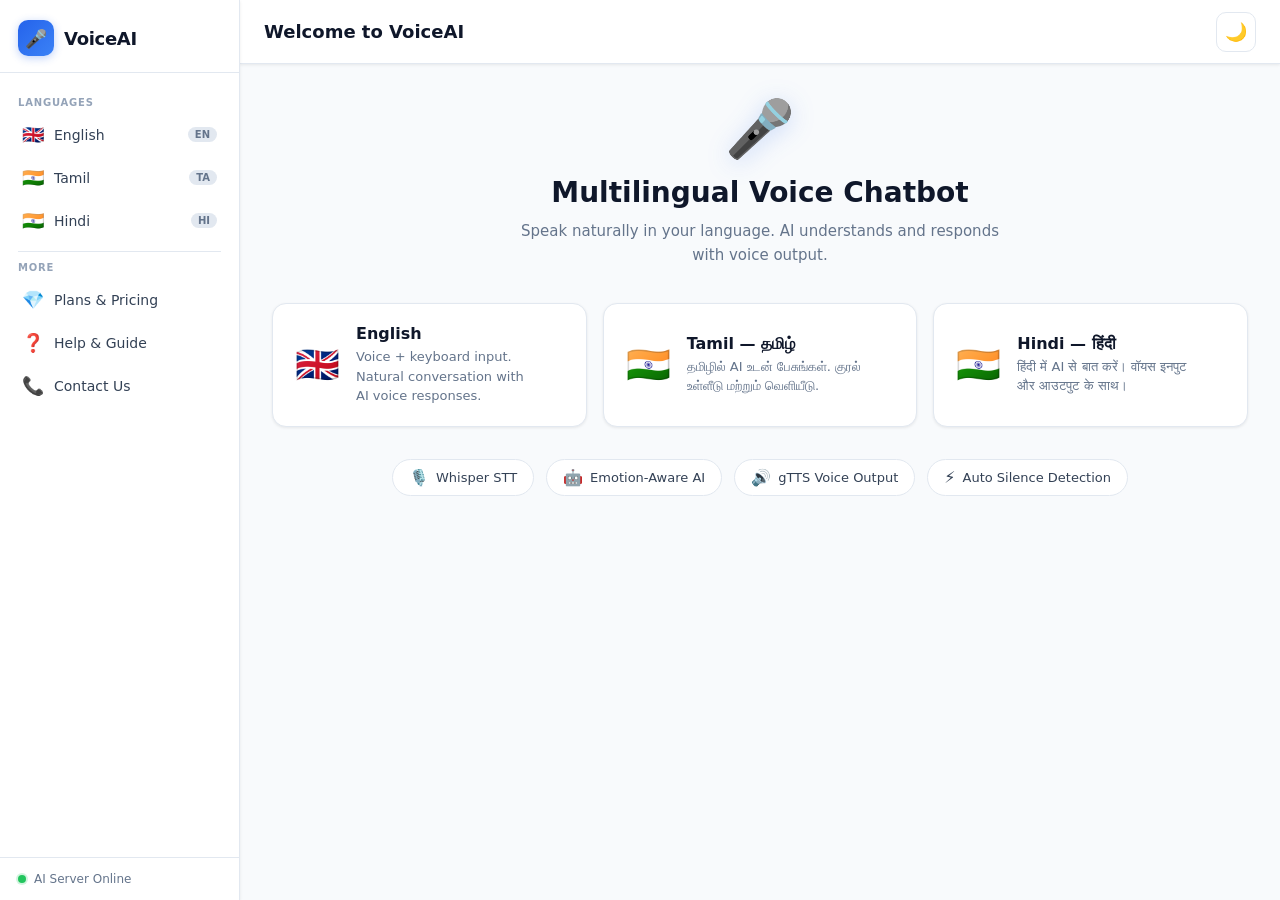
<file: frontend/index.html>
<!DOCTYPE html>
<html lang="en">
<head>
<meta charset="UTF-8">
<meta name="viewport" content="width=device-width, initial-scale=1.0">
<title>VoiceAI — Multilingual Chatbot</title>
<link rel="stylesheet" href="style.css">
</head>
<body>
<div class="app-shell">
  <aside class="sidebar" id="sidebar">
    <div class="sidebar-logo">
      <div class="logo-icon">🎤</div>
      <span class="logo-text">VoiceAI</span>
    </div>
    <nav class="sidebar-nav">
      <div class="nav-section-label">Languages</div>
      <a href="english.html" class="nav-item">
        <span class="nav-icon">🇬🇧</span><span class="nav-label">English</span><span class="nav-tag">EN</span>
      </a>
      <a href="tamil.html" class="nav-item">
        <span class="nav-icon">🇮🇳</span><span class="nav-label">Tamil</span><span class="nav-tag">TA</span>
      </a>
      <a href="hindi.html" class="nav-item">
        <span class="nav-icon">🇮🇳</span><span class="nav-label">Hindi</span><span class="nav-tag">HI</span>
      </a>
      <div class="nav-divider"></div>
      <div class="nav-section-label">More</div>
      <a href="plans.html" class="nav-item">
        <span class="nav-icon">💎</span><span class="nav-label">Plans & Pricing</span>
      </a>
      <a href="help.html" class="nav-item">
        <span class="nav-icon">❓</span><span class="nav-label">Help & Guide</span>
      </a>
      <a href="contact.html" class="nav-item">
        <span class="nav-icon">📞</span><span class="nav-label">Contact Us</span>
      </a>
    </nav>
    <div class="sidebar-footer">
      <div class="status-dot"></div><span>AI Server Online</span>
    </div>
  </aside>

  <main class="main-content">
    <header class="topbar">
      <button class="hamburger" onclick="toggleSidebar()"><span></span><span></span><span></span></button>
      <h1 class="page-title">Welcome to VoiceAI</h1>
      <button class="theme-toggle" id="themeToggle" onclick="toggleTheme()" title="Toggle theme">🌙</button>
    </header>

    <div class="home-content">
      <div class="hero">
        <div class="hero-icon">🎤</div>
        <h2>Multilingual Voice Chatbot</h2>
        <p>Speak naturally in your language. AI understands and responds with voice output.</p>
      </div>

      <div class="lang-cards-grid">
        <a href="english.html" class="feature-card">
          <div class="card-flag">🇬🇧</div>
          <div class="card-body">
            <h3>English</h3>
            <p>Voice + keyboard input. Natural conversation with AI voice responses.</p>
          </div>
          <div class="card-arrow">→</div>
        </a>
        <a href="tamil.html" class="feature-card">
          <div class="card-flag">🇮🇳</div>
          <div class="card-body">
            <h3>Tamil — தமிழ்</h3>
            <p>தமிழில் AI உடன் பேசுங்கள். குரல் உள்ளீடு மற்றும் வெளியீடு.</p>
          </div>
          <div class="card-arrow">→</div>
        </a>
        <a href="hindi.html" class="feature-card">
          <div class="card-flag">🇮🇳</div>
          <div class="card-body">
            <h3>Hindi — हिंदी</h3>
            <p>हिंदी में AI से बात करें। वॉयस इनपुट और आउटपुट के साथ।</p>
          </div>
          <div class="card-arrow">→</div>
        </a>
      </div>

      <div class="info-strip">
        <div class="info-item"><span class="info-icon">🎙️</span><span>Whisper STT</span></div>
        <div class="info-item"><span class="info-icon">🤖</span><span>Emotion-Aware AI</span></div>
        <div class="info-item"><span class="info-icon">🔊</span><span>gTTS Voice Output</span></div>
        <div class="info-item"><span class="info-icon">⚡</span><span>Auto Silence Detection</span></div>
      </div>
    </div>
  </main>
</div>
<script src="script.js"></script>
</body>
</html>
</file>
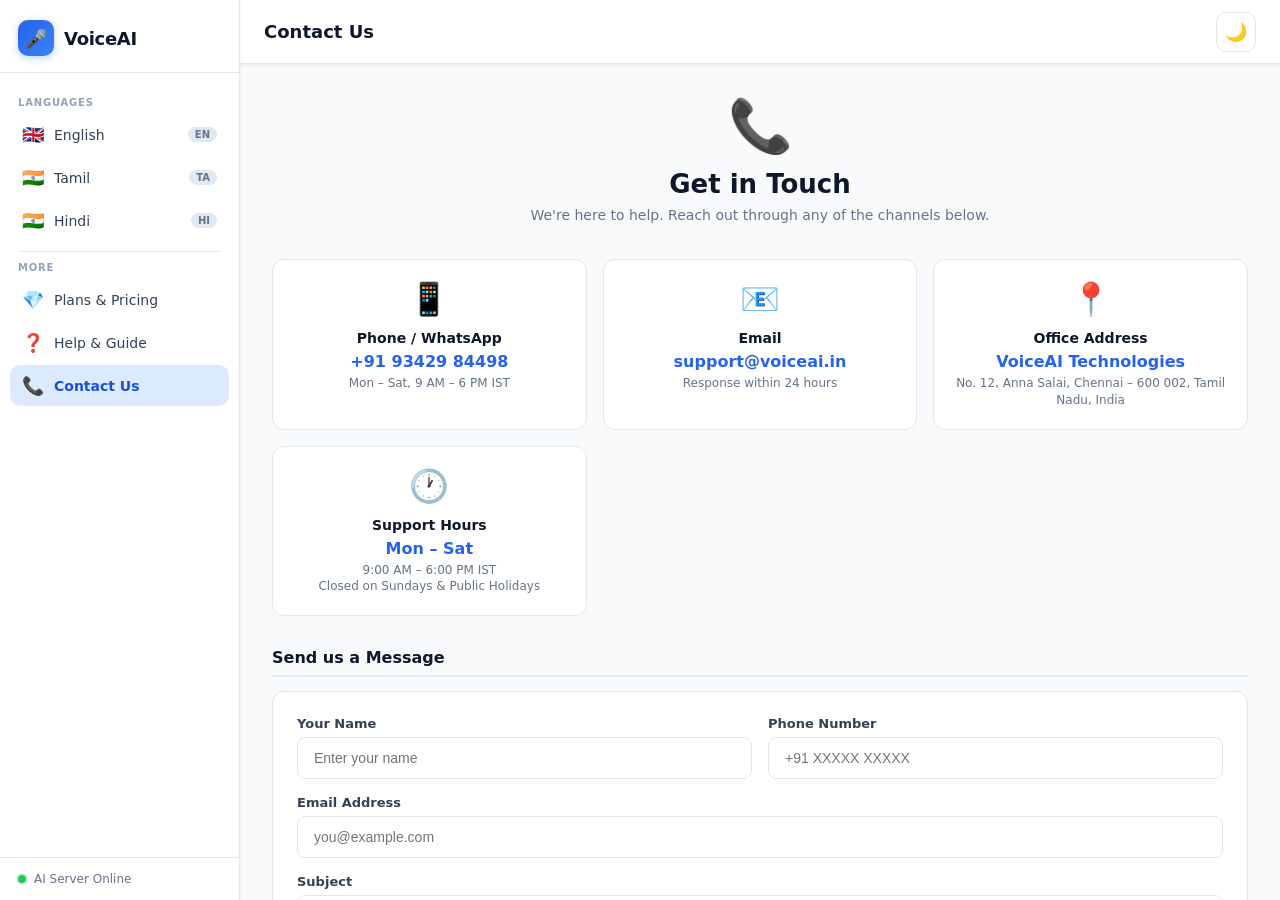
<file: frontend/contact.html>
<!DOCTYPE html>
<html lang="en">
<head>
<meta charset="UTF-8">
<meta name="viewport" content="width=device-width, initial-scale=1.0">
<title>Contact Us — VoiceAI</title>
<link rel="stylesheet" href="style.css">
</head>
<body>
<div class="app-shell">
  <aside class="sidebar" id="sidebar">
    <div class="sidebar-logo">
      <div class="logo-icon">🎤</div><span class="logo-text">VoiceAI</span>
    </div>
    <nav class="sidebar-nav">
      <div class="nav-section-label">Languages</div>
      <a href="english.html" class="nav-item"><span class="nav-icon">🇬🇧</span><span class="nav-label">English</span><span class="nav-tag">EN</span></a>
      <a href="tamil.html" class="nav-item"><span class="nav-icon">🇮🇳</span><span class="nav-label">Tamil</span><span class="nav-tag">TA</span></a>
      <a href="hindi.html" class="nav-item"><span class="nav-icon">🇮🇳</span><span class="nav-label">Hindi</span><span class="nav-tag">HI</span></a>
      <div class="nav-divider"></div>
      <div class="nav-section-label">More</div>
      <a href="plans.html" class="nav-item"><span class="nav-icon">💎</span><span class="nav-label">Plans & Pricing</span></a>
      <a href="help.html" class="nav-item"><span class="nav-icon">❓</span><span class="nav-label">Help & Guide</span></a>
      <a href="contact.html" class="nav-item active"><span class="nav-icon">📞</span><span class="nav-label">Contact Us</span></a>
    </nav>
    <div class="sidebar-footer"><div class="status-dot"></div><span>AI Server Online</span></div>
  </aside>

  <main class="main-content">
    <header class="topbar">
      <button class="hamburger" onclick="toggleSidebar()"><span></span><span></span><span></span></button>
      <h1 class="page-title">Contact Us</h1>
      <button class="theme-toggle" id="themeToggle" onclick="toggleTheme()">🌙</button>
    </header>

    <div class="help-content">
      <div class="help-hero">
        <div class="help-hero-icon">📞</div>
        <h2>Get in Touch</h2>
        <p>We're here to help. Reach out through any of the channels below.</p>
      </div>

      <div class="contact-grid">
        <div class="contact-card">
          <div class="contact-icon">📱</div>
          <div class="contact-label">Phone / WhatsApp</div>
          <div class="contact-value"><a href="tel:+919342984498">+91 93429 84498</a></div>
          <div class="contact-sub">Mon – Sat, 9 AM – 6 PM IST</div>
        </div>
        <div class="contact-card">
          <div class="contact-icon">📧</div>
          <div class="contact-label">Email</div>
          <div class="contact-value"><a href="mailto:support@voiceai.in">support@voiceai.in</a></div>
          <div class="contact-sub">Response within 24 hours</div>
        </div>
        <div class="contact-card">
          <div class="contact-icon">📍</div>
          <div class="contact-label">Office Address</div>
          <div class="contact-value">VoiceAI Technologies</div>
          <div class="contact-sub">No. 12, Anna Salai, Chennai – 600 002, Tamil Nadu, India</div>
        </div>
        <div class="contact-card">
          <div class="contact-icon">🕐</div>
          <div class="contact-label">Support Hours</div>
          <div class="contact-value">Mon – Sat</div>
          <div class="contact-sub">9:00 AM – 6:00 PM IST<br>Closed on Sundays & Public Holidays</div>
        </div>
      </div>

      <div class="help-section-title" style="margin-top:32px;">Send us a Message</div>
      <div class="contact-form-card">
        <div class="form-row">
          <div class="form-group">
            <label>Your Name</label>
            <input type="text" class="form-input" placeholder="Enter your name" />
          </div>
          <div class="form-group">
            <label>Phone Number</label>
            <input type="tel" class="form-input" placeholder="+91 XXXXX XXXXX" />
          </div>
        </div>
        <div class="form-group">
          <label>Email Address</label>
          <input type="email" class="form-input" placeholder="you@example.com" />
        </div>
        <div class="form-group">
          <label>Subject</label>
          <select class="form-input">
            <option>General Inquiry</option>
            <option>Plan Upgrade</option>
            <option>Technical Support</option>
            <option>Billing</option>
            <option>Other</option>
          </select>
        </div>
        <div class="form-group">
          <label>Message</label>
          <textarea class="form-input form-textarea" placeholder="Describe your query..."></textarea>
        </div>
        <button class="plan-btn plan-btn-primary" style="width:100%;margin-top:4px;" onclick="alert('Message sent! We will get back to you within 24 hours.')">Send Message</button>
      </div>

    </div>
  </main>
</div>
<script src="script.js"></script>
</body>
</html>
</file>
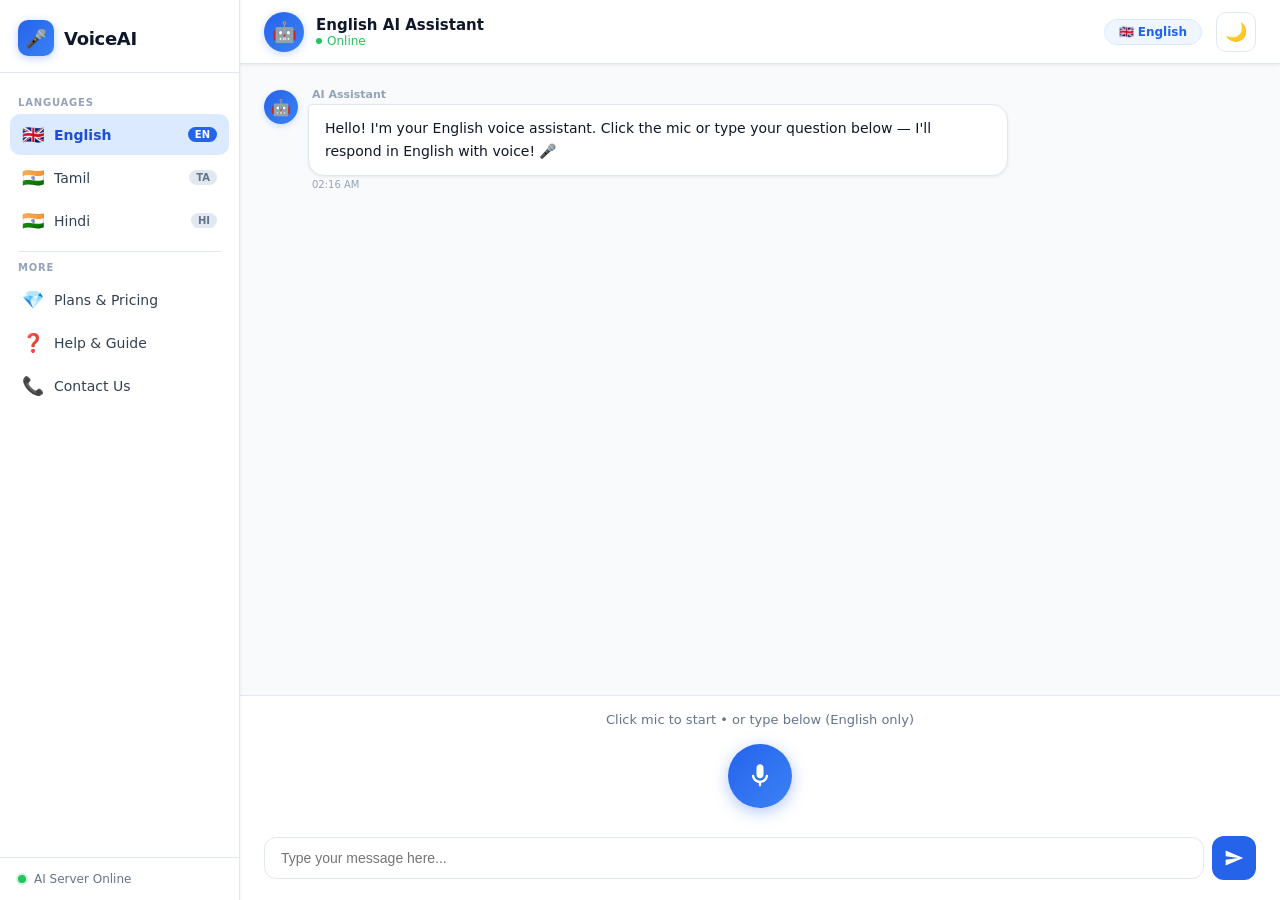
<file: frontend/english.html>
<!DOCTYPE html>
<html lang="en">
<head>
<meta charset="UTF-8">
<meta name="viewport" content="width=device-width, initial-scale=1.0">
<title>English Chat — VoiceAI</title>
<link rel="stylesheet" href="style.css">
</head>
<body>
<div class="app-shell">
  <aside class="sidebar" id="sidebar">
    <div class="sidebar-logo">
      <div class="logo-icon">🎤</div>
      <span class="logo-text">VoiceAI</span>
    </div>
    <nav class="sidebar-nav">
      <div class="nav-section-label">Languages</div>
      <a href="english.html" class="nav-item active">
        <span class="nav-icon">🇬🇧</span><span class="nav-label">English</span><span class="nav-tag">EN</span>
      </a>
      <a href="tamil.html" class="nav-item">
        <span class="nav-icon">🇮🇳</span><span class="nav-label">Tamil</span><span class="nav-tag">TA</span>
      </a>
      <a href="hindi.html" class="nav-item">
        <span class="nav-icon">🇮🇳</span><span class="nav-label">Hindi</span><span class="nav-tag">HI</span>
      </a>
      <div class="nav-divider"></div>
      <div class="nav-section-label">More</div>
      <a href="plans.html" class="nav-item">
        <span class="nav-icon">💎</span><span class="nav-label">Plans & Pricing</span>
      </a>
      <a href="help.html" class="nav-item">
        <span class="nav-icon">❓</span><span class="nav-label">Help & Guide</span>
      </a>
      <a href="contact.html" class="nav-item">
        <span class="nav-icon">📞</span><span class="nav-label">Contact Us</span>
      </a>
    </nav>
    <div class="sidebar-footer">
      <div class="status-dot"></div><span>AI Server Online</span>
    </div>
  </aside>

  <main class="main-content">
    <header class="topbar">
      <button class="hamburger" onclick="toggleSidebar()"><span></span><span></span><span></span></button>
      <div class="topbar-info">
        <div class="topbar-avatar">🤖</div>
        <div>
          <div class="topbar-title">English AI Assistant</div>
          <div class="topbar-status" id="botStatus"><span class="status-dot-sm"></span> Online</div>
        </div>
      </div>
      <span class="lang-badge">🇬🇧 English</span>
      <button class="theme-toggle" id="themeToggle" onclick="toggleTheme()" title="Toggle theme">🌙</button>
    </header>

    <div class="chat-messages" id="chatMessages">
      <div class="msg bot-msg">
        <div class="msg-avatar">🤖</div>
        <div class="msg-content">
          <div class="msg-name">AI Assistant</div>
          <div class="bubble">Hello! I'm your English voice assistant. Click the mic or type your question below — I'll respond in English with voice! 🎤</div>
          <div class="msg-time" id="welcomeTime"></div>
        </div>
      </div>
    </div>

    <div class="chat-input-area">
      <!-- Waveform canvas -->
      <canvas id="waveform" class="waveform-canvas" width="300" height="40"></canvas>

      <div class="input-bar">
        <div class="record-status" id="recordHint">
          <span id="hintText">Click mic to start • or type below (English only)</span>
        </div>
        <div class="mic-wrapper">
          <div class="mic-ring" id="micRing"></div>
          <button class="mic-btn" id="micBtn" onclick="startRecording('english')" title="Click to record (or press Space)">
            <svg viewBox="0 0 24 24" fill="currentColor"><path d="M12 14c1.66 0 3-1.34 3-3V5c0-1.66-1.34-3-3-3S9 3.34 9 5v6c0 1.66 1.34 3 3 3zm5.91-3c-.49 0-.9.36-.98.85C16.52 14.2 14.47 16 12 16s-4.52-1.8-4.93-4.15c-.08-.49-.49-.85-.98-.85-.61 0-1.09.54-1 1.14.49 3 2.89 5.35 5.91 5.78V20c0 .55.45 1 1 1s1-.45 1-1v-2.08c3.02-.43 5.42-2.78 5.91-5.78.1-.6-.39-1.14-1-1.14z"/></svg>
          </button>
          <button class="stop-btn" id="stopBtn" onclick="stopRecording()" title="Stop recording" style="display:none;">
            <svg viewBox="0 0 24 24" fill="currentColor"><path d="M6 6h12v12H6z"/></svg>
          </button>
        </div>
        <div class="timer-bar" id="timerBar"><div class="timer-fill" id="timerFill"></div></div>
      </div>

      <!-- Text input (English only) -->
      <div class="text-input-row">
        <input type="text" id="textInput" class="text-input" placeholder="Type your message here..." data-lang="english" />
        <button class="send-btn" onclick="sendTextInput('english')" title="Send">
          <svg viewBox="0 0 24 24" fill="currentColor"><path d="M2.01 21L23 12 2.01 3 2 10l15 2-15 2z"/></svg>
        </button>
      </div>
    </div>
  </main>
</div>
<script src="script.js"></script>
<script>
  document.getElementById('welcomeTime').textContent = new Date().toLocaleTimeString([], {hour:'2-digit', minute:'2-digit'});
</script>
</body>
</html>
</file>
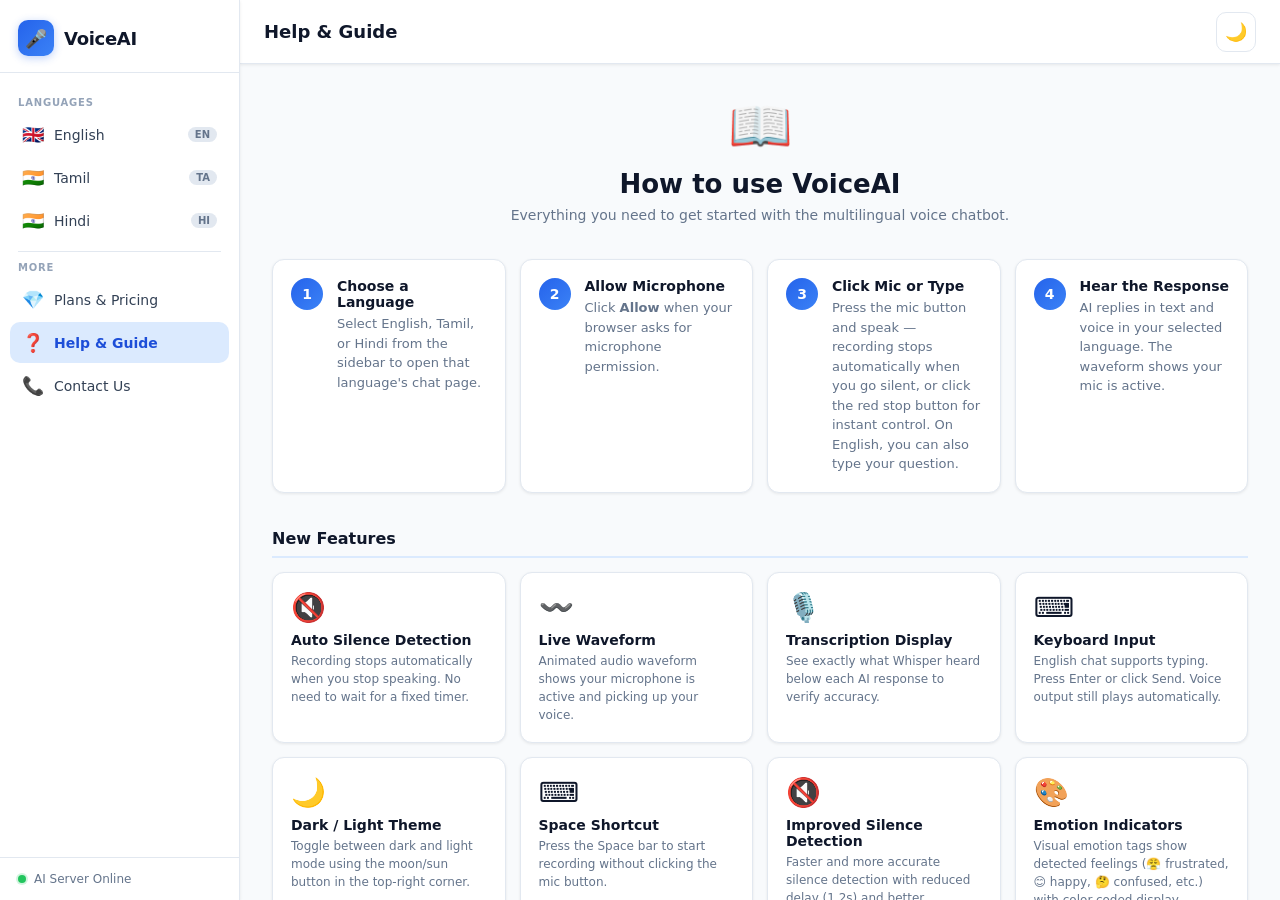
<file: frontend/help.html>
<!DOCTYPE html>
<html lang="en">
<head>
<meta charset="UTF-8">
<meta name="viewport" content="width=device-width, initial-scale=1.0">
<title>Help & Guide — VoiceAI</title>
<link rel="stylesheet" href="style.css">
</head>
<body>
<div class="app-shell">
  <aside class="sidebar" id="sidebar">
    <div class="sidebar-logo">
      <div class="logo-icon">🎤</div><span class="logo-text">VoiceAI</span>
    </div>
    <nav class="sidebar-nav">
      <div class="nav-section-label">Languages</div>
      <a href="english.html" class="nav-item"><span class="nav-icon">🇬🇧</span><span class="nav-label">English</span><span class="nav-tag">EN</span></a>
      <a href="tamil.html" class="nav-item"><span class="nav-icon">🇮🇳</span><span class="nav-label">Tamil</span><span class="nav-tag">TA</span></a>
      <a href="hindi.html" class="nav-item"><span class="nav-icon">🇮🇳</span><span class="nav-label">Hindi</span><span class="nav-tag">HI</span></a>
      <div class="nav-divider"></div>
      <div class="nav-section-label">More</div>
      <a href="plans.html" class="nav-item"><span class="nav-icon">💎</span><span class="nav-label">Plans & Pricing</span></a>
      <a href="help.html" class="nav-item active"><span class="nav-icon">❓</span><span class="nav-label">Help & Guide</span></a>
      <a href="contact.html" class="nav-item"><span class="nav-icon">📞</span><span class="nav-label">Contact Us</span></a>
    </nav>
    <div class="sidebar-footer"><div class="status-dot"></div><span>AI Server Online</span></div>
  </aside>

  <main class="main-content">
    <header class="topbar">
      <button class="hamburger" onclick="toggleSidebar()"><span></span><span></span><span></span></button>
      <h1 class="page-title">Help & Guide</h1>
      <button class="theme-toggle" id="themeToggle" onclick="toggleTheme()">🌙</button>
    </header>

    <div class="help-content">
      <div class="help-hero">
        <div class="help-hero-icon">📖</div>
        <h2>How to use VoiceAI</h2>
        <p>Everything you need to get started with the multilingual voice chatbot.</p>
      </div>

      <div class="help-steps">
        <div class="step-card">
          <div class="step-num">1</div>
          <div class="step-body"><h4>Choose a Language</h4><p>Select English, Tamil, or Hindi from the sidebar to open that language's chat page.</p></div>
        </div>
        <div class="step-card">
          <div class="step-num">2</div>
          <div class="step-body"><h4>Allow Microphone</h4><p>Click <strong>Allow</strong> when your browser asks for microphone permission.</p></div>
        </div>
        <div class="step-card">
          <div class="step-num">3</div>
          <div class="step-body"><h4>Click Mic or Type</h4><p>Press the mic button and speak — recording stops automatically when you go silent, or click the red stop button for instant control. On English, you can also type your question.</p></div>
        </div>
        <div class="step-card">
          <div class="step-num">4</div>
          <div class="step-body"><h4>Hear the Response</h4><p>AI replies in text and voice in your selected language. The waveform shows your mic is active.</p></div>
        </div>
      </div>

      <div class="help-section-title">New Features</div>
      <div class="tech-grid">
        <div class="tech-card"><div class="tech-icon">🔇</div><div class="tech-name">Auto Silence Detection</div><div class="tech-desc">Recording stops automatically when you stop speaking. No need to wait for a fixed timer.</div></div>
        <div class="tech-card"><div class="tech-icon">〰️</div><div class="tech-name">Live Waveform</div><div class="tech-desc">Animated audio waveform shows your microphone is active and picking up your voice.</div></div>
        <div class="tech-card"><div class="tech-icon">🎙️</div><div class="tech-name">Transcription Display</div><div class="tech-desc">See exactly what Whisper heard below each AI response to verify accuracy.</div></div>
        <div class="tech-card"><div class="tech-icon">⌨️</div><div class="tech-name">Keyboard Input</div><div class="tech-desc">English chat supports typing. Press Enter or click Send. Voice output still plays automatically.</div></div>
        <div class="tech-card"><div class="tech-icon">🌙</div><div class="tech-name">Dark / Light Theme</div><div class="tech-desc">Toggle between dark and light mode using the moon/sun button in the top-right corner.</div></div>
        <div class="tech-card"><div class="tech-icon">⌨️</div><div class="tech-name">Space Shortcut</div><div class="tech-desc">Press the Space bar to start recording without clicking the mic button.</div></div>
        <div class="tech-card"><div class="tech-icon">🔇</div><div class="tech-name">Improved Silence Detection</div><div class="tech-desc">Faster and more accurate silence detection with reduced delay (1.2s) and better threshold tuning.</div></div>
        <div class="tech-card"><div class="tech-icon">🎨</div><div class="tech-name">Emotion Indicators</div><div class="tech-desc">Visual emotion tags show detected feelings (😤 frustrated, 😊 happy, 🤔 confused, etc.) with color-coded display.</div></div>
      </div>

      <div class="help-section-title">Tech Stack</div>
      <div class="tech-grid">
        <div class="tech-card"><div class="tech-icon">🎙️</div><div class="tech-name">Whisper STT</div><div class="tech-desc">Groq's whisper-large-v3 converts your voice to text with forced language detection.</div></div>
        <div class="tech-card"><div class="tech-icon">🤖</div><div class="tech-name">Groq LLaMA 3.3</div><div class="tech-desc">Ultra-fast LLaMA 3.3 70B model generates intelligent responses via Groq API.</div></div>
        <div class="tech-card"><div class="tech-icon">🔊</div><div class="tech-name">gTTS</div><div class="tech-desc">Google Text-to-Speech converts AI responses to natural voice audio.</div></div>
        <div class="tech-card"><div class="tech-icon">🐍</div><div class="tech-name">Flask Backend</div><div class="tech-desc">Python Flask handles all API routes, audio processing, and serves the frontend.</div></div>
      </div>

      <div class="help-section-title">Common Issues</div>
      <div class="faq-list">
        <div class="faq-item"><div class="faq-q">❌ Microphone not working?</div><div class="faq-a">Go to browser Settings → Privacy → Microphone and allow this site.</div></div>
        <div class="faq-item"><div class="faq-q">❌ 500 Server Error?</div><div class="faq-a">Make sure Flask is running: <code>cd backend && python app.py</code>. Check your <code>.env</code> has a valid GROQ_API_KEY.</div></div>
        <div class="faq-item"><div class="faq-q">❌ No voice output?</div><div class="faq-a">gTTS needs internet. Check your network and ensure system volume is not muted.</div></div>
        <div class="faq-item"><div class="faq-q">❌ Recording stops too fast?</div><div class="faq-a">Speak louder or closer to the mic. The silence threshold is set to detect low volume as silence.</div></div>
        <div class="faq-item"><div class="faq-q">❌ Wrong language transcribed?</div><div class="faq-a">Each chat page forces its own language. Make sure you opened the correct language page from the sidebar.</div></div>
        <div class="faq-item"><div class="faq-q">🎨 Emotion tags not showing?</div><div class="faq-a">Emotion detection works on text patterns. Try using more expressive language like "This is frustrating!" or "Wow, that's amazing!" to trigger emotion detection.</div></div>
      </div>
    </div>
  </main>
</div>
<script src="script.js"></script>
</body>
</html>
</file>
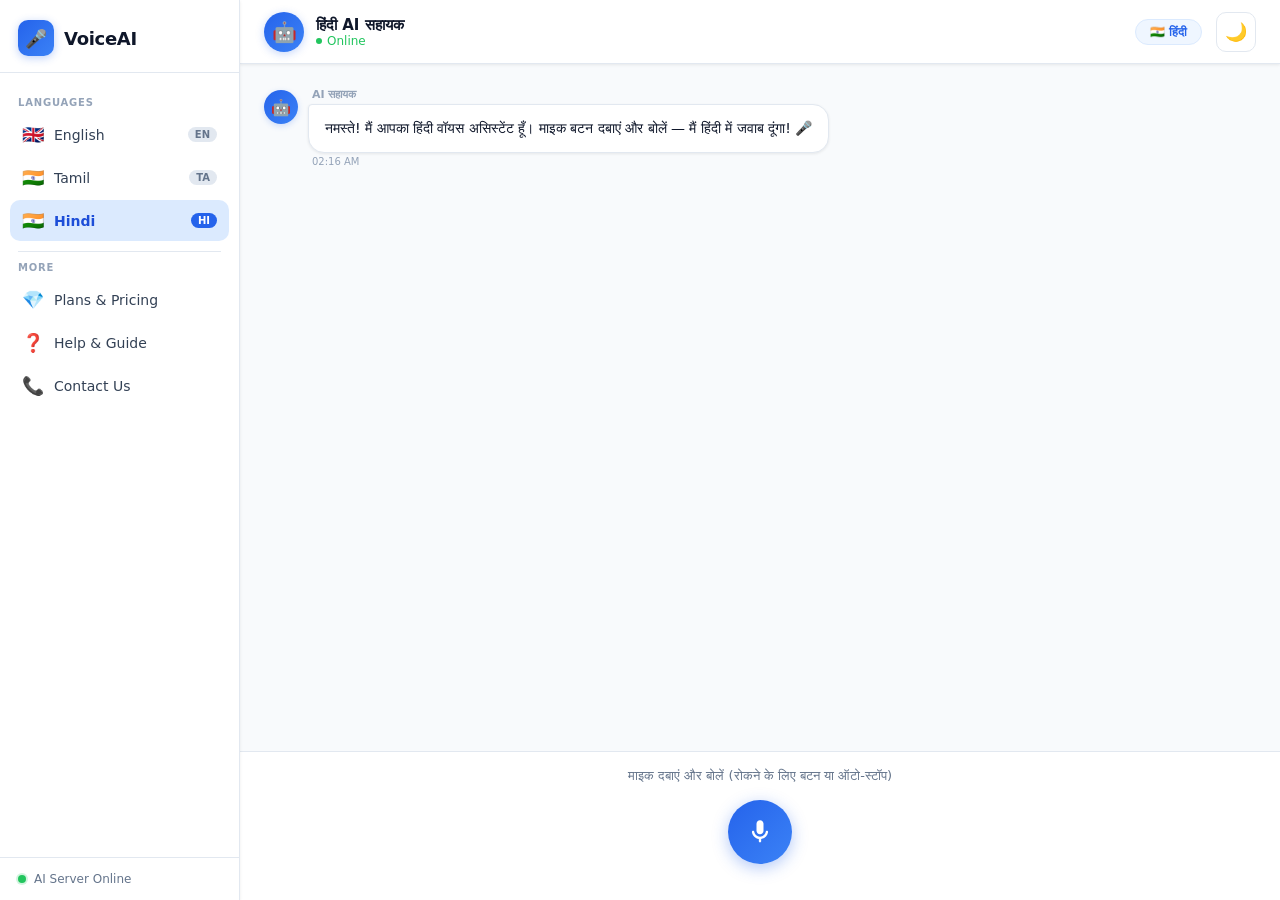
<file: frontend/hindi.html>
<!DOCTYPE html>
<html lang="hi">
<head>
<meta charset="UTF-8">
<meta name="viewport" content="width=device-width, initial-scale=1.0">
<title>Hindi Chat — VoiceAI</title>
<link rel="stylesheet" href="style.css">
</head>
<body>
<div class="app-shell">
  <aside class="sidebar" id="sidebar">
    <div class="sidebar-logo">
      <div class="logo-icon">🎤</div>
      <span class="logo-text">VoiceAI</span>
    </div>
    <nav class="sidebar-nav">
      <div class="nav-section-label">Languages</div>
      <a href="english.html" class="nav-item">
        <span class="nav-icon">🇬🇧</span><span class="nav-label">English</span><span class="nav-tag">EN</span>
      </a>
      <a href="tamil.html" class="nav-item">
        <span class="nav-icon">🇮🇳</span><span class="nav-label">Tamil</span><span class="nav-tag">TA</span>
      </a>
      <a href="hindi.html" class="nav-item active">
        <span class="nav-icon">🇮🇳</span><span class="nav-label">Hindi</span><span class="nav-tag">HI</span>
      </a>
      <div class="nav-divider"></div>
      <div class="nav-section-label">More</div>
      <a href="plans.html" class="nav-item">
        <span class="nav-icon">💎</span><span class="nav-label">Plans & Pricing</span>
      </a>
      <a href="help.html" class="nav-item">
        <span class="nav-icon">❓</span><span class="nav-label">Help & Guide</span>
      </a>
      <a href="contact.html" class="nav-item">
        <span class="nav-icon">📞</span><span class="nav-label">Contact Us</span>
      </a>
    </nav>
    <div class="sidebar-footer">
      <div class="status-dot"></div><span>AI Server Online</span>
    </div>
  </aside>

  <main class="main-content">
    <header class="topbar">
      <button class="hamburger" onclick="toggleSidebar()"><span></span><span></span><span></span></button>
      <div class="topbar-info">
        <div class="topbar-avatar">🤖</div>
        <div>
          <div class="topbar-title">हिंदी AI सहायक</div>
          <div class="topbar-status" id="botStatus"><span class="status-dot-sm"></span> Online</div>
        </div>
      </div>
      <span class="lang-badge">🇮🇳 हिंदी</span>
      <button class="theme-toggle" id="themeToggle" onclick="toggleTheme()" title="Toggle theme">🌙</button>
    </header>

    <div class="chat-messages" id="chatMessages">
      <div class="msg bot-msg">
        <div class="msg-avatar">🤖</div>
        <div class="msg-content">
          <div class="msg-name">AI सहायक</div>
          <div class="bubble">नमस्ते! मैं आपका हिंदी वॉयस असिस्टेंट हूँ। माइक बटन दबाएं और बोलें — मैं हिंदी में जवाब दूंगा! 🎤</div>
          <div class="msg-time" id="welcomeTime"></div>
        </div>
      </div>
    </div>

    <div class="chat-input-area">
      <canvas id="waveform" class="waveform-canvas" width="300" height="40"></canvas>
      <div class="input-bar">
        <div class="record-status" id="recordHint">
          <span id="hintText">माइक दबाएं और बोलें (रोकने के लिए बटन या ऑटो-स्टॉप)</span>
        </div>
        <div class="mic-wrapper">
          <div class="mic-ring" id="micRing"></div>
          <button class="mic-btn" id="micBtn" onclick="startRecording('hindi')" title="बोलें">
            <svg viewBox="0 0 24 24" fill="currentColor"><path d="M12 14c1.66 0 3-1.34 3-3V5c0-1.66-1.34-3-3-3S9 3.34 9 5v6c0 1.66 1.34 3 3 3zm5.91-3c-.49 0-.9.36-.98.85C16.52 14.2 14.47 16 12 16s-4.52-1.8-4.93-4.15c-.08-.49-.49-.85-.98-.85-.61 0-1.09.54-1 1.14.49 3 2.89 5.35 5.91 5.78V20c0 .55.45 1 1 1s1-.45 1-1v-2.08c3.02-.43 5.42-2.78 5.91-5.78.1-.6-.39-1.14-1-1.14z"/></svg>
          </button>
          <button class="stop-btn" id="stopBtn" onclick="stopRecording()" title="रोकें" style="display:none;">
            <svg viewBox="0 0 24 24" fill="currentColor"><path d="M6 6h12v12H6z"/></svg>
          </button>
        </div>
        <div class="timer-bar" id="timerBar"><div class="timer-fill" id="timerFill"></div></div>
      </div>
    </div>
  </main>
</div>
<script src="script.js"></script>
<script>
  document.getElementById('welcomeTime').textContent = new Date().toLocaleTimeString([], {hour:'2-digit', minute:'2-digit'});
</script>
</body>
</html>
</file>
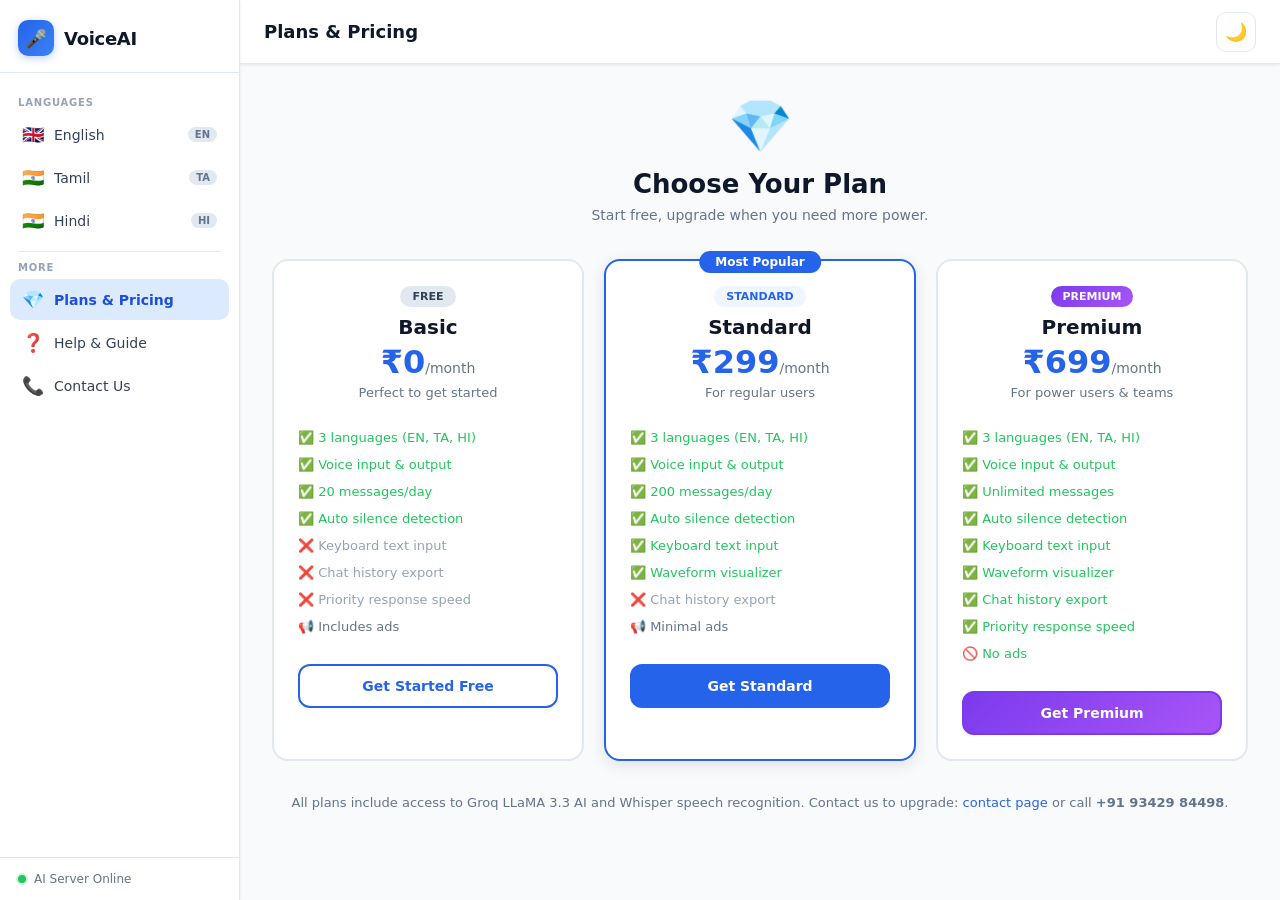
<file: frontend/plans.html>
<!DOCTYPE html>
<html lang="en">
<head>
<meta charset="UTF-8">
<meta name="viewport" content="width=device-width, initial-scale=1.0">
<title>Plans & Pricing — VoiceAI</title>
<link rel="stylesheet" href="style.css">
</head>
<body>
<div class="app-shell">
  <aside class="sidebar" id="sidebar">
    <div class="sidebar-logo">
      <div class="logo-icon">🎤</div><span class="logo-text">VoiceAI</span>
    </div>
    <nav class="sidebar-nav">
      <div class="nav-section-label">Languages</div>
      <a href="english.html" class="nav-item"><span class="nav-icon">🇬🇧</span><span class="nav-label">English</span><span class="nav-tag">EN</span></a>
      <a href="tamil.html" class="nav-item"><span class="nav-icon">🇮🇳</span><span class="nav-label">Tamil</span><span class="nav-tag">TA</span></a>
      <a href="hindi.html" class="nav-item"><span class="nav-icon">🇮🇳</span><span class="nav-label">Hindi</span><span class="nav-tag">HI</span></a>
      <div class="nav-divider"></div>
      <div class="nav-section-label">More</div>
      <a href="plans.html" class="nav-item active"><span class="nav-icon">💎</span><span class="nav-label">Plans & Pricing</span></a>
      <a href="help.html" class="nav-item"><span class="nav-icon">❓</span><span class="nav-label">Help & Guide</span></a>
      <a href="contact.html" class="nav-item"><span class="nav-icon">📞</span><span class="nav-label">Contact Us</span></a>
    </nav>
    <div class="sidebar-footer"><div class="status-dot"></div><span>AI Server Online</span></div>
  </aside>

  <main class="main-content">
    <header class="topbar">
      <button class="hamburger" onclick="toggleSidebar()"><span></span><span></span><span></span></button>
      <h1 class="page-title">Plans & Pricing</h1>
      <button class="theme-toggle" id="themeToggle" onclick="toggleTheme()">🌙</button>
    </header>

    <div class="help-content">
      <div class="help-hero">
        <div class="help-hero-icon">💎</div>
        <h2>Choose Your Plan</h2>
        <p>Start free, upgrade when you need more power.</p>
      </div>

      <div class="plans-grid">

        <!-- Free -->
        <div class="plan-card">
          <div class="plan-header">
            <div class="plan-badge free-badge">FREE</div>
            <div class="plan-name">Basic</div>
            <div class="plan-price">₹0<span>/month</span></div>
            <div class="plan-desc">Perfect to get started</div>
          </div>
          <ul class="plan-features">
            <li class="feat-yes">✅ 3 languages (EN, TA, HI)</li>
            <li class="feat-yes">✅ Voice input & output</li>
            <li class="feat-yes">✅ 20 messages/day</li>
            <li class="feat-yes">✅ Auto silence detection</li>
            <li class="feat-no">❌ Keyboard text input</li>
            <li class="feat-no">❌ Chat history export</li>
            <li class="feat-no">❌ Priority response speed</li>
            <li class="feat-ads">📢 Includes ads</li>
          </ul>
          <a href="english.html" class="plan-btn plan-btn-outline">Get Started Free</a>
        </div>

        <!-- Standard -->
        <div class="plan-card plan-popular">
          <div class="popular-tag">Most Popular</div>
          <div class="plan-header">
            <div class="plan-badge standard-badge">STANDARD</div>
            <div class="plan-name">Standard</div>
            <div class="plan-price">₹299<span>/month</span></div>
            <div class="plan-desc">For regular users</div>
          </div>
          <ul class="plan-features">
            <li class="feat-yes">✅ 3 languages (EN, TA, HI)</li>
            <li class="feat-yes">✅ Voice input & output</li>
            <li class="feat-yes">✅ 200 messages/day</li>
            <li class="feat-yes">✅ Auto silence detection</li>
            <li class="feat-yes">✅ Keyboard text input</li>
            <li class="feat-yes">✅ Waveform visualizer</li>
            <li class="feat-no">❌ Chat history export</li>
            <li class="feat-ads">📢 Minimal ads</li>
          </ul>
          <a href="contact.html" class="plan-btn plan-btn-primary">Get Standard</a>
        </div>

        <!-- Premium -->
        <div class="plan-card">
          <div class="plan-header">
            <div class="plan-badge premium-badge">PREMIUM</div>
            <div class="plan-name">Premium</div>
            <div class="plan-price">₹699<span>/month</span></div>
            <div class="plan-desc">For power users & teams</div>
          </div>
          <ul class="plan-features">
            <li class="feat-yes">✅ 3 languages (EN, TA, HI)</li>
            <li class="feat-yes">✅ Voice input & output</li>
            <li class="feat-yes">✅ Unlimited messages</li>
            <li class="feat-yes">✅ Auto silence detection</li>
            <li class="feat-yes">✅ Keyboard text input</li>
            <li class="feat-yes">✅ Waveform visualizer</li>
            <li class="feat-yes">✅ Chat history export</li>
            <li class="feat-yes">✅ Priority response speed</li>
            <li class="feat-yes">🚫 No ads</li>
          </ul>
          <a href="contact.html" class="plan-btn plan-btn-premium">Get Premium</a>
        </div>

      </div>

      <div class="plans-note">
        All plans include access to Groq LLaMA 3.3 AI and Whisper speech recognition.
        Contact us to upgrade: <a href="contact.html">contact page</a> or call <strong>+91 93429 84498</strong>.
      </div>
    </div>
  </main>
</div>
<script src="script.js"></script>
</body>
</html>
</file>
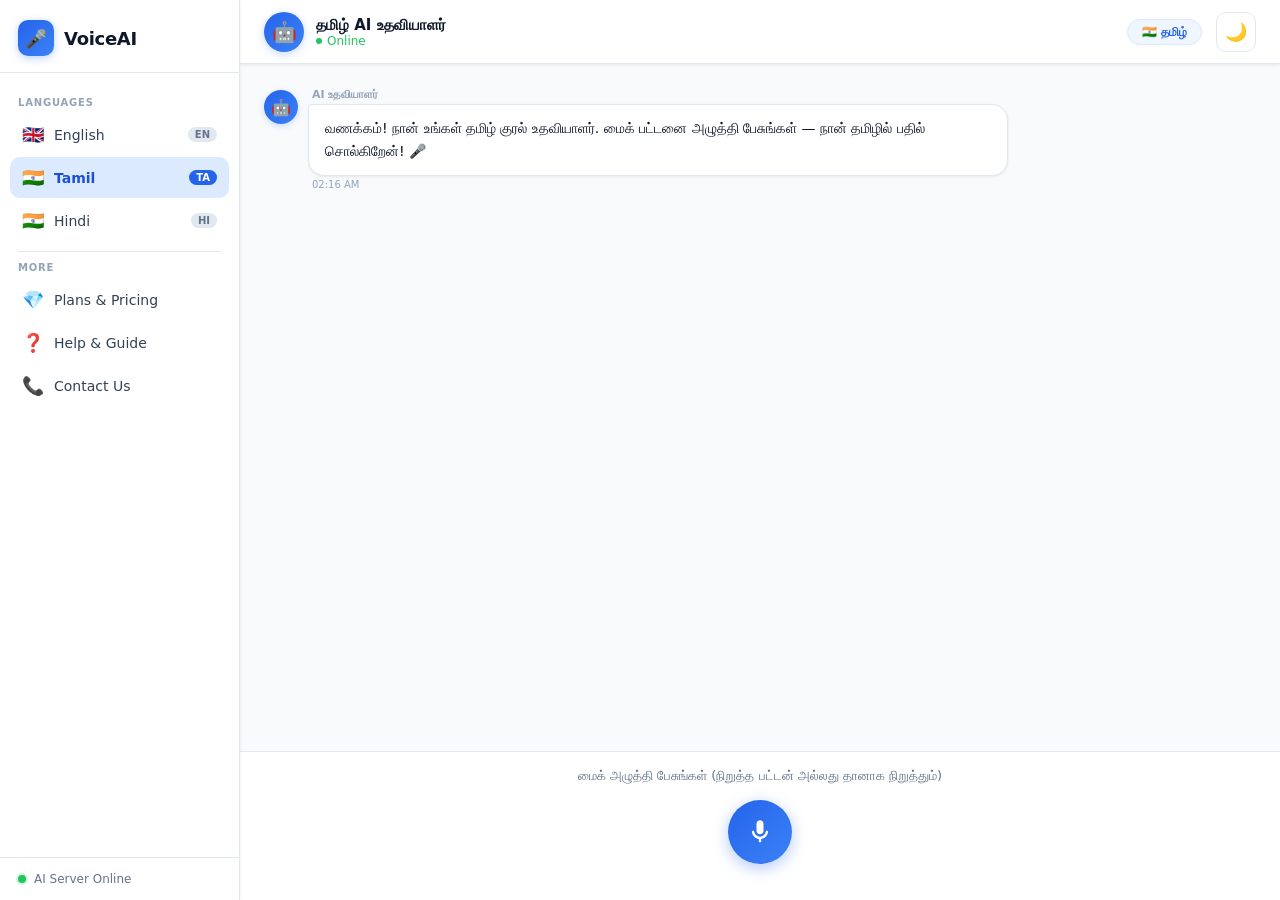
<file: frontend/tamil.html>
<!DOCTYPE html>
<html lang="ta">
<head>
<meta charset="UTF-8">
<meta name="viewport" content="width=device-width, initial-scale=1.0">
<title>Tamil Chat — VoiceAI</title>
<link rel="stylesheet" href="style.css">
</head>
<body>
<div class="app-shell">
  <aside class="sidebar" id="sidebar">
    <div class="sidebar-logo">
      <div class="logo-icon">🎤</div>
      <span class="logo-text">VoiceAI</span>
    </div>
    <nav class="sidebar-nav">
      <div class="nav-section-label">Languages</div>
      <a href="english.html" class="nav-item">
        <span class="nav-icon">🇬🇧</span><span class="nav-label">English</span><span class="nav-tag">EN</span>
      </a>
      <a href="tamil.html" class="nav-item active">
        <span class="nav-icon">🇮🇳</span><span class="nav-label">Tamil</span><span class="nav-tag">TA</span>
      </a>
      <a href="hindi.html" class="nav-item">
        <span class="nav-icon">🇮🇳</span><span class="nav-label">Hindi</span><span class="nav-tag">HI</span>
      </a>
      <div class="nav-divider"></div>
      <div class="nav-section-label">More</div>
      <a href="plans.html" class="nav-item">
        <span class="nav-icon">💎</span><span class="nav-label">Plans & Pricing</span>
      </a>
      <a href="help.html" class="nav-item">
        <span class="nav-icon">❓</span><span class="nav-label">Help & Guide</span>
      </a>
      <a href="contact.html" class="nav-item">
        <span class="nav-icon">📞</span><span class="nav-label">Contact Us</span>
      </a>
    </nav>
    <div class="sidebar-footer">
      <div class="status-dot"></div><span>AI Server Online</span>
    </div>
  </aside>

  <main class="main-content">
    <header class="topbar">
      <button class="hamburger" onclick="toggleSidebar()"><span></span><span></span><span></span></button>
      <div class="topbar-info">
        <div class="topbar-avatar">🤖</div>
        <div>
          <div class="topbar-title">தமிழ் AI உதவியாளர்</div>
          <div class="topbar-status" id="botStatus"><span class="status-dot-sm"></span> Online</div>
        </div>
      </div>
      <span class="lang-badge">🇮🇳 தமிழ்</span>
      <button class="theme-toggle" id="themeToggle" onclick="toggleTheme()" title="Toggle theme">🌙</button>
    </header>

    <div class="chat-messages" id="chatMessages">
      <div class="msg bot-msg">
        <div class="msg-avatar">🤖</div>
        <div class="msg-content">
          <div class="msg-name">AI உதவியாளர்</div>
          <div class="bubble">வணக்கம்! நான் உங்கள் தமிழ் குரல் உதவியாளர். மைக் பட்டனை அழுத்தி பேசுங்கள் — நான் தமிழில் பதில் சொல்கிறேன்! 🎤</div>
          <div class="msg-time" id="welcomeTime"></div>
        </div>
      </div>
    </div>

    <div class="chat-input-area">
      <canvas id="waveform" class="waveform-canvas" width="300" height="40"></canvas>
      <div class="input-bar">
        <div class="record-status" id="recordHint">
          <span id="hintText">மைக் அழுத்தி பேசுங்கள் (நிறுத்த பட்டன் அல்லது தானாக நிறுத்தும்)</span>
        </div>
        <div class="mic-wrapper">
          <div class="mic-ring" id="micRing"></div>
          <button class="mic-btn" id="micBtn" onclick="startRecording('tamil')" title="பேசுங்கள்">
            <svg viewBox="0 0 24 24" fill="currentColor"><path d="M12 14c1.66 0 3-1.34 3-3V5c0-1.66-1.34-3-3-3S9 3.34 9 5v6c0 1.66 1.34 3 3 3zm5.91-3c-.49 0-.9.36-.98.85C16.52 14.2 14.47 16 12 16s-4.52-1.8-4.93-4.15c-.08-.49-.49-.85-.98-.85-.61 0-1.09.54-1 1.14.49 3 2.89 5.35 5.91 5.78V20c0 .55.45 1 1 1s1-.45 1-1v-2.08c3.02-.43 5.42-2.78 5.91-5.78.1-.6-.39-1.14-1-1.14z"/></svg>
          </button>
          <button class="stop-btn" id="stopBtn" onclick="stopRecording()" title="நிறுத்து" style="display:none;">
            <svg viewBox="0 0 24 24" fill="currentColor"><path d="M6 6h12v12H6z"/></svg>
          </button>
        </div>
        <div class="timer-bar" id="timerBar"><div class="timer-fill" id="timerFill"></div></div>
      </div>
    </div>
  </main>
</div>
<script src="script.js"></script>
<script>
  document.getElementById('welcomeTime').textContent = new Date().toLocaleTimeString([], {hour:'2-digit', minute:'2-digit'});
</script>
</body>
</html>
</file>
<file: frontend/style.css>
/* ── Reset & Base ── */
*, *::before, *::after { margin: 0; padding: 0; box-sizing: border-box; }

:root {
  --sidebar-w: 240px;
  --blue:       #2563eb;
  --blue-light: #3b82f6;
  --blue-dark:  #1d4ed8;
  --blue-pale:  #eff6ff;
  --blue-mid:   #dbeafe;
  --grey-50:    #f8fafc;
  --grey-100:   #f1f5f9;
  --grey-200:   #e2e8f0;
  --grey-300:   #cbd5e1;
  --grey-400:   #94a3b8;
  --grey-500:   #64748b;
  --grey-700:   #334155;
  --grey-900:   #0f172a;
  --white:      #ffffff;
  --red:        #ef4444;
  --green:      #22c55e;
  --shadow-sm:  0 1px 3px rgba(0,0,0,0.08);
  --shadow-md:  0 4px 16px rgba(0,0,0,0.10);
  --shadow-lg:  0 8px 32px rgba(37,99,235,0.15);
}

/* Dark theme */
[data-theme="dark"] {
  --grey-50:    #0f172a;
  --grey-100:   #1e293b;
  --grey-200:   #334155;
  --grey-300:   #475569;
  --grey-400:   #64748b;
  --grey-500:   #94a3b8;
  --grey-700:   #cbd5e1;
  --grey-900:   #f1f5f9;
  --white:      #1e293b;
  --blue-pale:  #1e3a8a;
  --blue-mid:   #1d4ed8;
  --shadow-sm:  0 1px 3px rgba(0,0,0,0.3);
  --shadow-md:  0 4px 16px rgba(0,0,0,0.4);
  --shadow-lg:  0 8px 32px rgba(0,0,0,0.5);
}

body {
  font-family: 'Segoe UI', system-ui, sans-serif;
  background: var(--grey-100);
  color: var(--grey-900);
  height: 100vh;
  overflow: hidden;
}

/* ── App Shell ── */
.app-shell {
  display: flex;
  height: 100vh;
  overflow: hidden;
}

/* ── Sidebar ── */
.sidebar {
  width: var(--sidebar-w);
  min-width: var(--sidebar-w);
  background: var(--white);
  border-right: 1px solid var(--grey-200);
  display: flex;
  flex-direction: column;
  height: 100vh;
  position: relative;
  z-index: 100;
  transition: transform 0.3s ease;
  box-shadow: var(--shadow-sm);
}

.sidebar-logo {
  display: flex;
  align-items: center;
  gap: 10px;
  padding: 20px 18px 16px;
  border-bottom: 1px solid var(--grey-200);
}

.logo-icon {
  width: 36px; height: 36px;
  background: linear-gradient(135deg, var(--blue), var(--blue-light));
  border-radius: 10px;
  display: flex; align-items: center; justify-content: center;
  font-size: 18px;
  box-shadow: 0 2px 8px rgba(37,99,235,0.3);
}

.logo-text {
  font-size: 18px;
  font-weight: 700;
  color: var(--grey-900);
  letter-spacing: -0.3px;
}

.sidebar-nav {
  flex: 1;
  padding: 16px 10px;
  overflow-y: auto;
}

.nav-section-label {
  font-size: 10px;
  font-weight: 600;
  text-transform: uppercase;
  letter-spacing: 0.8px;
  color: var(--grey-400);
  padding: 0 8px;
  margin: 8px 0 6px;
}

.nav-item {
  display: flex;
  align-items: center;
  gap: 10px;
  padding: 10px 12px;
  border-radius: 10px;
  text-decoration: none;
  color: var(--grey-700);
  font-size: 14px;
  font-weight: 500;
  transition: all 0.15s ease;
  margin-bottom: 2px;
}

.nav-item:hover {
  background: var(--blue-pale);
  color: var(--blue);
}

.nav-item.active {
  background: var(--blue-mid);
  color: var(--blue-dark);
  font-weight: 600;
}

.nav-icon { font-size: 18px; flex-shrink: 0; }
.nav-label { flex: 1; }

.nav-tag {
  font-size: 10px;
  font-weight: 700;
  background: var(--grey-200);
  color: var(--grey-500);
  padding: 2px 7px;
  border-radius: 20px;
}

.nav-item.active .nav-tag {
  background: var(--blue);
  color: var(--white);
}

.nav-divider {
  height: 1px;
  background: var(--grey-200);
  margin: 10px 8px;
}

.sidebar-footer {
  padding: 14px 18px;
  border-top: 1px solid var(--grey-200);
  display: flex;
  align-items: center;
  gap: 8px;
  font-size: 12px;
  color: var(--grey-500);
}

.status-dot {
  width: 8px; height: 8px;
  background: var(--green);
  border-radius: 50%;
  box-shadow: 0 0 0 2px rgba(34,197,94,0.2);
  animation: glow 2s infinite;
}

@keyframes glow {
  0%, 100% { box-shadow: 0 0 0 2px rgba(34,197,94,0.2); }
  50% { box-shadow: 0 0 0 5px rgba(34,197,94,0.1); }
}

/* ── Main Content ── */
.main-content {
  flex: 1;
  display: flex;
  flex-direction: column;
  overflow: hidden;
  background: var(--grey-50);
}

/* ── Topbar ── */
.topbar {
  display: flex;
  align-items: center;
  gap: 14px;
  padding: 0 24px;
  height: 64px;
  background: var(--white);
  border-bottom: 1px solid var(--grey-200);
  box-shadow: var(--shadow-sm);
  flex-shrink: 0;
}

.hamburger {
  display: none;
  flex-direction: column;
  gap: 5px;
  background: none;
  border: none;
  cursor: pointer;
  padding: 4px;
}
.hamburger span {
  display: block;
  width: 22px; height: 2px;
  background: var(--grey-700);
  border-radius: 2px;
}

.page-title {
  font-size: 18px;
  font-weight: 700;
  color: var(--grey-900);
  flex: 1;
}

.theme-toggle {
  width: 40px; height: 40px;
  border: 1px solid var(--grey-200);
  background: var(--white);
  border-radius: 10px;
  cursor: pointer;
  display: flex; align-items: center; justify-content: center;
  font-size: 18px;
  transition: all 0.2s;
}

.theme-toggle:hover {
  background: var(--grey-100);
  border-color: var(--blue-light);
}

.topbar-info {
  display: flex;
  align-items: center;
  gap: 12px;
  flex: 1;
}

.topbar-avatar {
  width: 40px; height: 40px;
  background: linear-gradient(135deg, var(--blue), var(--blue-light));
  border-radius: 50%;
  display: flex; align-items: center; justify-content: center;
  font-size: 20px;
  box-shadow: 0 2px 8px rgba(37,99,235,0.25);
}

.topbar-title {
  font-size: 15px;
  font-weight: 600;
  color: var(--grey-900);
}

.topbar-status {
  display: flex;
  align-items: center;
  gap: 5px;
  font-size: 12px;
  color: var(--green);
  font-weight: 500;
}

.status-dot-sm {
  width: 6px; height: 6px;
  background: var(--green);
  border-radius: 50%;
}

.lang-badge {
  background: var(--blue-pale);
  border: 1px solid var(--blue-mid);
  color: var(--blue);
  padding: 5px 14px;
  border-radius: 20px;
  font-size: 12px;
  font-weight: 600;
  white-space: nowrap;
}

/* ── Home Page ── */
.home-content {
  flex: 1;
  overflow-y: auto;
  padding: 32px 32px 24px;
}

.hero {
  text-align: center;
  margin-bottom: 36px;
}

.hero-icon {
  font-size: 56px;
  margin-bottom: 14px;
  filter: drop-shadow(0 4px 12px rgba(37,99,235,0.2));
}

.hero h2 {
  font-size: 28px;
  font-weight: 700;
  color: var(--grey-900);
  margin-bottom: 10px;
}

.hero p {
  font-size: 15px;
  color: var(--grey-500);
  max-width: 480px;
  margin: 0 auto;
  line-height: 1.6;
}

.lang-cards-grid {
  display: grid;
  grid-template-columns: repeat(auto-fit, minmax(260px, 1fr));
  gap: 16px;
  margin-bottom: 32px;
}

.feature-card {
  display: flex;
  align-items: center;
  gap: 16px;
  padding: 20px 22px;
  background: var(--white);
  border: 1px solid var(--grey-200);
  border-radius: 14px;
  text-decoration: none;
  color: inherit;
  transition: all 0.2s ease;
  box-shadow: var(--shadow-sm);
}

.feature-card:hover {
  border-color: var(--blue-light);
  box-shadow: var(--shadow-lg);
  transform: translateY(-2px);
}

.card-flag { font-size: 36px; flex-shrink: 0; }

.card-body { flex: 1; }
.card-body h3 { font-size: 16px; font-weight: 600; color: var(--grey-900); margin-bottom: 4px; }
.card-body p { font-size: 13px; color: var(--grey-500); line-height: 1.5; }

.card-arrow {
  font-size: 20px;
  color: var(--blue);
  font-weight: 700;
  opacity: 0;
  transition: opacity 0.2s;
}
.feature-card:hover .card-arrow { opacity: 1; }

.info-strip {
  display: flex;
  gap: 12px;
  flex-wrap: wrap;
  justify-content: center;
}

.info-item {
  display: flex;
  align-items: center;
  gap: 7px;
  background: var(--white);
  border: 1px solid var(--grey-200);
  padding: 8px 16px;
  border-radius: 20px;
  font-size: 13px;
  color: var(--grey-700);
  font-weight: 500;
}

.info-icon { font-size: 16px; }

/* ── Chat Messages ── */
.chat-messages {
  flex: 1;
  overflow-y: auto;
  padding: 24px 24px 16px;
  display: flex;
  flex-direction: column;
  gap: 16px;
  scroll-behavior: smooth;
}

.chat-messages::-webkit-scrollbar { width: 5px; }
.chat-messages::-webkit-scrollbar-track { background: transparent; }
.chat-messages::-webkit-scrollbar-thumb { background: var(--grey-300); border-radius: 4px; }

.msg { display: flex; gap: 10px; max-width: 75%; }
.user-msg { align-self: flex-end; flex-direction: row-reverse; }
.bot-msg  { align-self: flex-start; }

.msg-avatar {
  width: 34px; height: 34px;
  background: linear-gradient(135deg, var(--blue), var(--blue-light));
  border-radius: 50%;
  display: flex; align-items: center; justify-content: center;
  font-size: 16px;
  flex-shrink: 0;
  margin-top: 2px;
  box-shadow: 0 2px 6px rgba(37,99,235,0.2);
}

.user-msg .msg-avatar {
  background: linear-gradient(135deg, #7c3aed, #a855f7);
  box-shadow: 0 2px 6px rgba(124,58,237,0.2);
}

.msg-content { display: flex; flex-direction: column; gap: 3px; }

.msg-name {
  font-size: 11px;
  font-weight: 600;
  color: var(--grey-400);
  padding: 0 4px;
}
.user-msg .msg-name { text-align: right; }

.bubble {
  padding: 12px 16px;
  border-radius: 16px;
  font-size: 14px;
  line-height: 1.65;
  word-break: break-word;
}

.bot-msg .bubble {
  background: var(--white);
  color: var(--grey-900);
  border: 1px solid var(--grey-200);
  border-top-left-radius: 4px;
  box-shadow: var(--shadow-sm);
}

.user-msg .bubble {
  background: linear-gradient(135deg, var(--blue), var(--blue-light));
  color: var(--white);
  border-top-right-radius: 4px;
  box-shadow: 0 2px 10px rgba(37,99,235,0.3);
}

.msg-time {
  font-size: 10px;
  color: var(--grey-400);
  padding: 0 4px;
}
.user-msg .msg-time { text-align: right; }

/* Typing indicator */
.typing-bubble {
  display: flex;
  align-items: center;
  gap: 5px;
  padding: 14px 18px;
  min-width: 60px;
}
.typing-bubble span {
  width: 7px; height: 7px;
  background: var(--grey-400);
  border-radius: 50%;
  animation: bounce 1.2s infinite;
}
.typing-bubble span:nth-child(2) { animation-delay: 0.2s; }
.typing-bubble span:nth-child(3) { animation-delay: 0.4s; }

@keyframes bounce {
  0%, 60%, 100% { transform: translateY(0); opacity: 0.5; }
  30% { transform: translateY(-7px); opacity: 1; }
}

/* ── Chat Input Area ── */
.chat-input-area {
  padding: 16px 24px 20px;
  background: var(--white);
  border-top: 1px solid var(--grey-200);
  flex-shrink: 0;
}

/* Waveform canvas */
.waveform-canvas {
  display: none;
  margin: 0 auto 12px;
  border-radius: 8px;
  background: var(--grey-100);
  border: 1px solid var(--grey-200);
}

.waveform-canvas.active {
  display: block;
}

/* Text input row */
.text-input-row {
  display: flex;
  gap: 8px;
  margin-top: 12px;
  align-items: center;
}

.text-input {
  flex: 1;
  padding: 12px 16px;
  border: 1px solid var(--grey-200);
  border-radius: 12px;
  font-size: 14px;
  background: var(--white);
  color: var(--grey-900);
  outline: none;
  transition: border-color 0.2s;
}

.text-input:focus {
  border-color: var(--blue-light);
}

.send-btn {
  width: 44px; height: 44px;
  border: none;
  background: var(--blue);
  color: var(--white);
  border-radius: 12px;
  cursor: pointer;
  display: flex; align-items: center; justify-content: center;
  transition: background 0.2s;
}

.send-btn:hover {
  background: var(--blue-dark);
}

.send-btn svg {
  width: 20px; height: 20px;
}

/* Transcription tag */
.transcription-tag {
  font-size: 11px;
  color: var(--grey-400);
  padding: 4px 8px;
  background: var(--grey-100);
  border-radius: 6px;
  margin-top: 4px;
}

/* Emotion tag */
.emotion-tag {
  font-size: 11px;
  color: var(--grey-500);
  padding: 3px 8px;
  background: var(--grey-50);
  border: 1px solid var(--grey-200);
  border-radius: 12px;
  margin-top: 4px;
  display: inline-block;
  font-weight: 500;
}

.input-bar {
  display: flex;
  flex-direction: column;
  align-items: center;
  gap: 12px;
}

.record-status {
  font-size: 13px;
  color: var(--grey-500);
  font-weight: 500;
  min-height: 20px;
  text-align: center;
}

.mic-wrapper {
  position: relative;
  display: flex;
  align-items: center;
  justify-content: center;
  gap: 12px;
}

.mic-ring {
  position: absolute;
  width: 80px; height: 80px;
  border-radius: 50%;
  border: 2px solid transparent;
  pointer-events: none;
  transition: all 0.3s;
}

.mic-ring.active {
  border-color: rgba(239,68,68,0.4);
  animation: ring-pulse 1s infinite;
}

@keyframes ring-pulse {
  0%   { transform: scale(1);   opacity: 1; }
  100% { transform: scale(1.5); opacity: 0; }
}

.mic-btn {
  width: 64px; height: 64px;
  border-radius: 50%;
  border: none;
  background: linear-gradient(135deg, var(--blue), var(--blue-light));
  color: var(--white);
  cursor: pointer;
  display: flex; align-items: center; justify-content: center;
  transition: all 0.2s ease;
  box-shadow: 0 4px 16px rgba(37,99,235,0.35);
  position: relative;
  z-index: 1;
}

.mic-btn svg { width: 28px; height: 28px; }

.mic-btn:hover:not(:disabled) {
  transform: scale(1.07);
  box-shadow: 0 6px 24px rgba(37,99,235,0.5);
}

.mic-btn.recording {
  background: linear-gradient(135deg, var(--red), #dc2626);
  box-shadow: 0 4px 16px rgba(239,68,68,0.4);
}

.mic-btn:disabled {
  background: var(--grey-300);
  box-shadow: none;
  cursor: not-allowed;
  transform: none;
}

.stop-btn {
  width: 48px; height: 48px;
  border-radius: 12px;
  border: none;
  background: var(--red);
  color: var(--white);
  cursor: pointer;
  display: flex; align-items: center; justify-content: center;
  transition: all 0.2s ease;
  box-shadow: 0 3px 12px rgba(239,68,68,0.3);
}

.stop-btn:hover {
  background: #dc2626;
  transform: scale(1.05);
  box-shadow: 0 4px 16px rgba(239,68,68,0.4);
}

.stop-btn svg {
  width: 20px; height: 20px;
}

/* Timer bar */
.timer-bar {
  width: 200px;
  height: 4px;
  background: var(--grey-200);
  border-radius: 4px;
  overflow: hidden;
  opacity: 0;
  transition: opacity 0.3s;
}

.timer-bar.visible { opacity: 1; }

.timer-fill {
  height: 100%;
  width: 0%;
  background: linear-gradient(90deg, var(--blue), var(--blue-light));
  border-radius: 4px;
  transition: width linear;
}

/* Error bubble */
.error-bubble {
  align-self: center;
  background: #fef2f2;
  border: 1px solid #fecaca;
  color: #dc2626;
  padding: 10px 16px;
  border-radius: 10px;
  font-size: 13px;
  max-width: 80%;
  text-align: center;
}

/* ── Help Page ── */
.help-content {
  flex: 1;
  overflow-y: auto;
  padding: 32px;
}

.help-hero {
  text-align: center;
  margin-bottom: 36px;
}

.help-hero-icon { font-size: 52px; margin-bottom: 12px; }
.help-hero h2 { font-size: 26px; font-weight: 700; color: var(--grey-900); margin-bottom: 8px; }
.help-hero p { font-size: 14px; color: var(--grey-500); }

.help-steps {
  display: grid;
  grid-template-columns: repeat(auto-fit, minmax(220px, 1fr));
  gap: 14px;
  margin-bottom: 36px;
}

.step-card {
  display: flex;
  gap: 14px;
  padding: 18px;
  background: var(--white);
  border: 1px solid var(--grey-200);
  border-radius: 12px;
  box-shadow: var(--shadow-sm);
}

.step-num {
  width: 32px; height: 32px;
  background: linear-gradient(135deg, var(--blue), var(--blue-light));
  color: var(--white);
  border-radius: 50%;
  display: flex; align-items: center; justify-content: center;
  font-size: 14px;
  font-weight: 700;
  flex-shrink: 0;
}

.step-body h4 { font-size: 14px; font-weight: 600; color: var(--grey-900); margin-bottom: 4px; }
.step-body p  { font-size: 13px; color: var(--grey-500); line-height: 1.5; }

.help-section-title {
  font-size: 16px;
  font-weight: 700;
  color: var(--grey-900);
  margin-bottom: 14px;
  padding-bottom: 8px;
  border-bottom: 2px solid var(--blue-mid);
}

.tech-grid {
  display: grid;
  grid-template-columns: repeat(auto-fit, minmax(200px, 1fr));
  gap: 14px;
  margin-bottom: 36px;
}

.tech-card {
  padding: 18px;
  background: var(--white);
  border: 1px solid var(--grey-200);
  border-radius: 12px;
  box-shadow: var(--shadow-sm);
  transition: border-color 0.2s;
}

.tech-card:hover { border-color: var(--blue-light); }

.tech-icon { font-size: 28px; margin-bottom: 8px; }
.tech-name { font-size: 14px; font-weight: 600; color: var(--grey-900); margin-bottom: 4px; }
.tech-desc { font-size: 12px; color: var(--grey-500); line-height: 1.5; }

.faq-list { display: flex; flex-direction: column; gap: 10px; }

.faq-item {
  padding: 16px 18px;
  background: var(--white);
  border: 1px solid var(--grey-200);
  border-radius: 12px;
  box-shadow: var(--shadow-sm);
}

.faq-q { font-size: 14px; font-weight: 600; color: var(--grey-900); margin-bottom: 6px; }
.faq-a { font-size: 13px; color: var(--grey-500); line-height: 1.6; }
.faq-a code {
  background: var(--grey-100);
  border: 1px solid var(--grey-200);
  padding: 1px 6px;
  border-radius: 4px;
  font-size: 12px;
  color: var(--blue-dark);
}

/* ── Plans Page ── */
.plans-grid {
  display: grid;
  grid-template-columns: repeat(auto-fit, minmax(280px, 1fr));
  gap: 20px;
  margin-bottom: 32px;
}

.plan-card {
  background: var(--white);
  border: 2px solid var(--grey-200);
  border-radius: 16px;
  padding: 24px;
  position: relative;
  transition: all 0.3s;
}

.plan-card:hover {
  border-color: var(--blue-light);
  box-shadow: var(--shadow-lg);
  transform: translateY(-4px);
}

.plan-popular {
  border-color: var(--blue);
  box-shadow: var(--shadow-md);
}

.popular-tag {
  position: absolute;
  top: -10px; left: 50%;
  transform: translateX(-50%);
  background: var(--blue);
  color: var(--white);
  padding: 4px 16px;
  border-radius: 20px;
  font-size: 12px;
  font-weight: 600;
}

.plan-header {
  text-align: center;
  margin-bottom: 24px;
}

.plan-badge {
  display: inline-block;
  padding: 4px 12px;
  border-radius: 20px;
  font-size: 11px;
  font-weight: 700;
  margin-bottom: 8px;
}

.free-badge { background: var(--grey-200); color: var(--grey-700); }
.standard-badge { background: var(--blue-pale); color: var(--blue); }
.premium-badge { background: linear-gradient(135deg, #7c3aed, #a855f7); color: var(--white); }

.plan-name {
  font-size: 20px;
  font-weight: 700;
  color: var(--grey-900);
  margin-bottom: 4px;
}

.plan-price {
  font-size: 32px;
  font-weight: 800;
  color: var(--blue);
  margin-bottom: 4px;
}

.plan-price span {
  font-size: 14px;
  font-weight: 500;
  color: var(--grey-500);
}

.plan-desc {
  font-size: 13px;
  color: var(--grey-500);
}

.plan-features {
  list-style: none;
  margin-bottom: 24px;
}

.plan-features li {
  padding: 6px 0;
  font-size: 13px;
  display: flex;
  align-items: center;
  gap: 8px;
}

.feat-yes { color: var(--green); }
.feat-no { color: var(--grey-400); }
.feat-ads { color: var(--grey-500); }

.plan-btn {
  width: 100%;
  padding: 12px 20px;
  border-radius: 12px;
  font-size: 14px;
  font-weight: 600;
  text-decoration: none;
  text-align: center;
  display: block;
  transition: all 0.2s;
  border: 2px solid;
}

.plan-btn-outline {
  background: transparent;
  color: var(--blue);
  border-color: var(--blue);
}

.plan-btn-outline:hover {
  background: var(--blue);
  color: var(--white);
}

.plan-btn-primary {
  background: var(--blue);
  color: var(--white);
  border-color: var(--blue);
}

.plan-btn-primary:hover {
  background: var(--blue-dark);
  border-color: var(--blue-dark);
}

.plan-btn-premium {
  background: linear-gradient(135deg, #7c3aed, #a855f7);
  color: var(--white);
  border-color: #7c3aed;
}

.plan-btn-premium:hover {
  background: linear-gradient(135deg, #6d28d9, #9333ea);
}

.plans-note {
  text-align: center;
  font-size: 13px;
  color: var(--grey-500);
  line-height: 1.6;
}

.plans-note a {
  color: var(--blue);
  text-decoration: none;
}

/* ── Contact Page ── */
.contact-grid {
  display: grid;
  grid-template-columns: repeat(auto-fit, minmax(240px, 1fr));
  gap: 16px;
  margin-bottom: 32px;
}

.contact-card {
  background: var(--white);
  border: 1px solid var(--grey-200);
  border-radius: 12px;
  padding: 20px;
  text-align: center;
  transition: border-color 0.2s;
}

.contact-card:hover {
  border-color: var(--blue-light);
}

.contact-icon {
  font-size: 32px;
  margin-bottom: 12px;
}

.contact-label {
  font-size: 14px;
  font-weight: 600;
  color: var(--grey-900);
  margin-bottom: 6px;
}

.contact-value {
  font-size: 16px;
  font-weight: 700;
  color: var(--blue);
  margin-bottom: 4px;
}

.contact-value a {
  color: inherit;
  text-decoration: none;
}

.contact-sub {
  font-size: 12px;
  color: var(--grey-500);
  line-height: 1.4;
}

.contact-form-card {
  background: var(--white);
  border: 1px solid var(--grey-200);
  border-radius: 12px;
  padding: 24px;
}

.form-row {
  display: grid;
  grid-template-columns: 1fr 1fr;
  gap: 16px;
}

.form-group {
  margin-bottom: 16px;
}

.form-group label {
  display: block;
  font-size: 13px;
  font-weight: 600;
  color: var(--grey-700);
  margin-bottom: 6px;
}

.form-input {
  width: 100%;
  padding: 12px 16px;
  border: 1px solid var(--grey-200);
  border-radius: 8px;
  font-size: 14px;
  background: var(--white);
  color: var(--grey-900);
  outline: none;
  transition: border-color 0.2s;
}

.form-input:focus {
  border-color: var(--blue-light);
}

.form-textarea {
  min-height: 100px;
  resize: vertical;
}

/* ── Responsive ── */
@media (max-width: 768px) {
  .sidebar {
    position: fixed;
    left: 0; top: 0;
    transform: translateX(-100%);
    height: 100vh;
  }
  .sidebar.open { transform: translateX(0); }
  .hamburger { display: flex; }
  .home-content, .help-content { padding: 20px 16px; }
  .chat-messages { padding: 16px 12px; }
  .chat-input-area { padding: 12px 16px 16px; }
  .msg { max-width: 90%; }
  .form-row { grid-template-columns: 1fr; }
  .plans-grid { grid-template-columns: 1fr; }
  .contact-grid { grid-template-columns: 1fr; }
}
</file>
